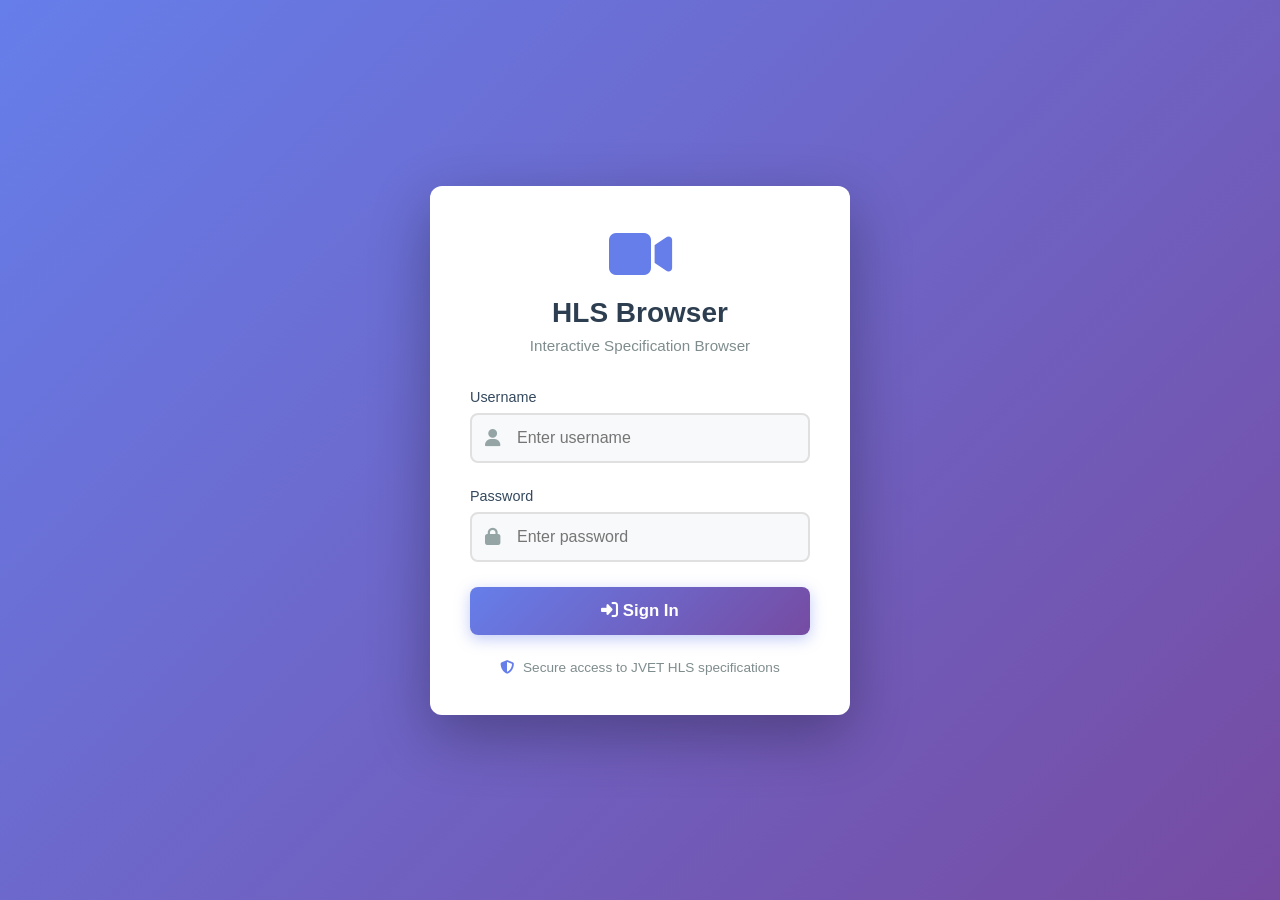
<file: web/index.html>
<!DOCTYPE html>
<html lang="en">
<head>
    <meta charset="UTF-8">
    <meta name="viewport" content="width=device-width, initial-scale=1.0">
    <title>Interactive HLS Specification Browser</title>
    <link rel="stylesheet" href="css/style.css">
    <link rel="stylesheet" href="https://cdnjs.cloudflare.com/ajax/libs/font-awesome/6.4.0/css/all.min.css">
    <script>
        // Check authentication
        if (sessionStorage.getItem('hlsAuthenticated') !== 'true') {
            window.location.href = 'login.html';
        }
    </script>
</head>
<body>
    <div class="app-container">
        <!-- Header -->
        <header class="app-header">
            <div class="header-content">
                <h1><i class="fas fa-video"></i> Interactive HLS Specification Browser</h1>
                <div class="header-actions">
                    <div class="codec-selector">
                        <select id="codecSelect">
                            <option value="vvc">VVC/H.266</option>
                            <option value="hevc">HEVC/H.265</option>
                            <option value="avc">AVC/H.264</option>
                        </select>
                    </div>
                    <button class="logout-btn" onclick="logout()" title="Logout & Hard Refresh">
                        <i class="fas fa-sign-out-alt"></i> Logout
                    </button>
                </div>
            </div>
        </header>

        <!-- Main Content -->
        <div class="main-content">
            <!-- Left Sidebar: Syntax Navigator -->
            <aside class="sidebar" id="sidebar">
                <div class="sidebar-header">
                    <h2><i class="fas fa-list"></i> Syntax Structures</h2>
                    <div class="search-box">
                        <i class="fas fa-search"></i>
                        <input type="text" id="syntaxSearch" placeholder="Search syntax...">
                    </div>
                </div>
                <div class="syntax-list" id="syntaxList">
                    <div class="loading"><i class="fas fa-spinner fa-spin"></i> Loading...</div>
                </div>
                <div class="resize-handle resize-handle-right"></div>
            </aside>

            <!-- Center Panel: Syntax Display -->
            <main class="syntax-display">
                <div class="syntax-header">
                    <h2 id="syntaxTitle">Select a syntax structure</h2>
                    <span class="syntax-section" id="syntaxSection"></span>
                </div>
                <div class="syntax-content" id="syntaxContent">
                    <div class="welcome-message">
                        <i class="fas fa-hand-pointer"></i>
                        <p>Click on a syntax structure from the left panel to view its details</p>
                    </div>
                </div>
            </main>
        </div>
    </div>

    <!-- Connection Graph Modal (D3.js visualization) -->
    <div class="modal" id="graphModal">
        <div class="modal-content">
            <div class="modal-header">
                <h2><i class="fas fa-project-diagram"></i> Connection Graph</h2>
                <button class="close-btn" onclick="closeGraphModal()">
                    <i class="fas fa-times"></i>
                </button>
            </div>
            <div class="modal-body">
                <div id="connectionGraph"></div>
            </div>
        </div>
    </div>

    <!-- Connection Tree Modal (Interactive Tree) -->
    <div class="modal" id="connectionTreeModal">
        <div class="modal-content modal-large">
            <div class="modal-header">
                <h2><i class="fas fa-sitemap"></i> <span id="treeModalTitle">Connection Tree</span></h2>
                <div class="modal-header-actions">
                    <button class="icon-btn" onclick="expandAllConnections()" title="Expand All">
                        <i class="fas fa-plus-square"></i>
                    </button>
                    <button class="icon-btn" onclick="collapseAllConnections()" title="Collapse All">
                        <i class="fas fa-minus-square"></i>
                    </button>
                    <button class="close-btn" onclick="closeConnectionTree()">
                        <i class="fas fa-times"></i>
                    </button>
                </div>
            </div>
            <div class="modal-body">
                <div id="connectionTreeContainer" class="connection-tree-container"></div>
            </div>
        </div>
    </div>

    <!-- Semantics Popup Modal -->
    <div class="modal" id="semanticsModal">
        <div class="modal-content modal-compact">
            <div class="modal-header">
                <h2><i class="fas fa-book"></i> <span id="semanticsModalTitle">Semantics</span></h2>
                <div class="modal-header-actions">
                    <button class="icon-btn" id="semanticsBackBtn" onclick="goBackSemantics()" title="Go Back" style="display: none;">
                        <i class="fas fa-arrow-left"></i>
                    </button>
                    <button class="icon-btn ai-explain-btn" id="aiExplainBtn" onclick="aiExplainParameter()" title="AI Explanation">
                        <i class="fas fa-robot"></i>
                    </button>
                    <button class="close-btn" onclick="closeSemanticsModal()">
                        <i class="fas fa-times"></i>
                    </button>
                </div>
            </div>
            <div class="modal-body">
                <div id="semanticsModalContent"></div>
                <div id="aiAnalysisContainer" class="ai-analysis-container" style="display: none;">
                    <div class="ai-analysis-header">
                        <h3><i class="fas fa-robot"></i> AI Analysis</h3>
                        <button class="close-ai-btn" onclick="closeAiAnalysis()">
                            <i class="fas fa-times"></i>
                        </button>
                    </div>
                    <div id="aiAnalysisContent" class="ai-analysis-content"></div>
                </div>
            </div>
        </div>
    </div>

    <!-- Scripts -->
    <script src="https://d3js.org/d3.v7.min.js"></script>
    <script src="js/connection-tree.js"></script>
    <script src="js/connection-graph.js"></script>
    <script src="js/app.js"></script>
</body>
</html>
</file>
<file: web/css/style.css>
/* Global Styles */
* {
    margin: 0;
    padding: 0;
    box-sizing: border-box;
}

body {
    font-family: -apple-system, BlinkMacSystemFont, 'Segoe UI', Roboto, Oxygen, Ubuntu, Cantarell, sans-serif;
    background-color: #f5f7fa;
    color: #333;
    line-height: 1.6;
}

.app-container {
    display: flex;
    flex-direction: column;
    height: 100vh;
}

/* Header */
.app-header {
    background: linear-gradient(135deg, #667eea 0%, #764ba2 100%);
    color: white;
    padding: 1rem 2rem;
    box-shadow: 0 2px 10px rgba(0,0,0,0.1);
}

.header-content {
    display: flex;
    justify-content: space-between;
    align-items: center;
    max-width: 1800px;
    margin: 0 auto;
}

.app-header h1 {
    font-size: 1.5rem;
    font-weight: 600;
}

.app-header h1 i {
    margin-right: 0.5rem;
}

.header-actions {
    display: flex;
    align-items: center;
    gap: 1rem;
}

.codec-selector select {
    padding: 0.5rem 1rem;
    border: none;
    border-radius: 4px;
    background: white;
    color: #667eea;
    font-size: 1rem;
    font-weight: 600;
    cursor: pointer;
    transition: all 0.3s;
}

.codec-selector select:hover {
    transform: translateY(-2px);
    box-shadow: 0 4px 8px rgba(0,0,0,0.2);
}

.logout-btn {
    padding: 0.5rem 1rem;
    border: 2px solid white;
    border-radius: 4px;
    background: transparent;
    color: white;
    font-size: 0.95rem;
    font-weight: 600;
    cursor: pointer;
    transition: all 0.3s;
    display: flex;
    align-items: center;
    gap: 0.5rem;
}

.logout-btn:hover {
    background: white;
    color: #667eea;
    transform: translateY(-2px);
    box-shadow: 0 4px 8px rgba(0,0,0,0.2);
}

.logout-btn i {
    font-size: 1rem;
}

/* Main Content */
.main-content {
    display: grid;
    grid-template-columns: 350px 1fr;
    gap: 0;
    flex: 1;
    overflow: hidden;
}

/* Sidebar */
.sidebar {
    background: white;
    border-right: 1px solid #e1e8ed;
    display: flex;
    flex-direction: column;
    overflow: hidden;
    min-width: 250px;
    max-width: 600px;
    position: relative;
}

.sidebar-header {
    padding: 1.5rem;
    border-bottom: 1px solid #e1e8ed;
}

.sidebar-header h2 {
    font-size: 1.1rem;
    margin-bottom: 1rem;
    color: #667eea;
}

.search-box {
    position: relative;
}

.search-box i {
    position: absolute;
    left: 0.75rem;
    top: 50%;
    transform: translateY(-50%);
    color: #999;
}

.search-box input {
    width: 100%;
    padding: 0.6rem 0.75rem 0.6rem 2.5rem;
    border: 2px solid #e1e8ed;
    border-radius: 6px;
    font-size: 0.9rem;
    transition: all 0.3s;
}

.search-box input:focus {
    outline: none;
    border-color: #667eea;
    box-shadow: 0 0 0 3px rgba(102, 126, 234, 0.1);
}

.syntax-list {
    flex: 1;
    overflow-y: auto;
    padding: 0.5rem;
}

.syntax-item {
    padding: 0.75rem 1rem;
    margin-bottom: 0.25rem;
    border-radius: 6px;
    cursor: pointer;
    transition: all 0.2s;
    display: flex;
    flex-direction: column;
    gap: 0.25rem;
}

.syntax-item:hover {
    background: #f0f4ff;
}

.syntax-item.active {
    background: #667eea;
    color: white;
}

.syntax-item.active .syntax-item-section {
    opacity: 1;
}

.syntax-item-section {
    font-size: 0.75rem;
    font-weight: 600;
    color: #667eea;
    opacity: 0.8;
}

.syntax-item.active .syntax-item-section {
    color: white;
}

.syntax-item-name {
    font-family: 'Courier New', monospace;
    font-size: 0.85rem;
    line-height: 1.4;
    word-break: break-word;
}

/* Syntax Display */
.syntax-display {
    background: white;
    overflow-y: auto;
    padding: 2rem;
}

.syntax-header {
    margin-bottom: 2rem;
    padding-bottom: 1rem;
    border-bottom: 2px solid #667eea;
}

.syntax-header h2 {
    font-size: 1.8rem;
    color: #333;
    font-family: 'Courier New', monospace;
}

.syntax-section {
    display: inline-block;
    margin-top: 0.5rem;
    padding: 0.25rem 0.75rem;
    background: #f0f4ff;
    color: #667eea;
    border-radius: 4px;
    font-size: 0.85rem;
    font-weight: 600;
}

.syntax-table {
    width: 100%;
    border-collapse: collapse;
    margin-top: 1.5rem;
    font-family: 'Courier New', monospace;
    font-size: 0.9rem;
}

.syntax-table thead {
    background: #f8f9fa;
}

.syntax-table th {
    text-align: left;
    padding: 0.75rem;
    border-bottom: 2px solid #dee2e6;
    font-weight: 600;
    color: #495057;
}

.syntax-table td {
    padding: 0.75rem;
    border-bottom: 1px solid #dee2e6;
}

.syntax-table tbody tr {
    transition: background 0.2s;
}

.syntax-table tbody tr:hover {
    background: #f8f9fa;
}

.param-name {
    color: #667eea;
    cursor: pointer;
    font-weight: 500;
    transition: all 0.2s;
}

.param-name:hover {
    color: #764ba2;
    text-decoration: underline;
}

.param-type {
    color: #e83e8c;
    font-weight: 500;
}

.param-condition {
    color: #6c757d;
    font-style: italic;
}

/* C++ Style Syntax Code Block */
.syntax-code-block {
    background: #1e1e1e;
    border-radius: 8px;
    padding: 1.5rem;
    overflow-x: auto;
    font-family: 'Courier New', Consolas, Monaco, monospace;
    font-size: 0.9rem;
    line-height: 1.6;
    box-shadow: 0 2px 10px rgba(0,0,0,0.1);
}

.syntax-line {
    white-space: pre;
    color: #d4d4d4;
    min-height: 1.6em;
}

.syntax-line:hover {
    background: rgba(255,255,255,0.05);
}

.syntax-indent {
    display: inline;
}

/* Keywords (if, for, while, else, do) */
.syntax-keyword {
    color: #c586c0;
    font-weight: 600;
}

/* Parentheses and Braces */
.syntax-paren,
.syntax-brace {
    color: #ffd700;
    font-weight: bold;
}

/* Parameter names (clickable) */
.syntax-param-name {
    color: #9cdcfe;
    font-weight: 500;
}

.syntax-param-name:hover {
    color: #4fc3f7;
    text-decoration: underline;
}

/* Parameter references in conditions */
.syntax-param-ref {
    color: #9cdcfe;
}

/* Type descriptors (u(4), ue(v), etc.) */
.syntax-descriptor {
    color: #4ec9b0;
    font-weight: 500;
    margin-left: 1rem;
}

/* Function names */
.syntax-function {
    color: #dcdcaa;
    font-weight: 600;
}

/* Function calls */
.syntax-function-call {
    color: #dcdcaa;
    font-weight: 500;
}

.syntax-function-call:hover {
    color: #f0db4f;
    text-decoration: underline;
}

/* Other/fallback */
.syntax-other {
    color: #d4d4d4;
}

.welcome-message {
    text-align: center;
    padding: 4rem 2rem;
    color: #999;
}

.welcome-message i {
    font-size: 3rem;
    margin-bottom: 1rem;
    opacity: 0.5;
}

/* Details Panel */
.details-panel {
    background: white;
    border-left: 1px solid #e1e8ed;
    display: flex;
    flex-direction: column;
    overflow: hidden;
    min-width: 300px;
    max-width: 700px;
    position: relative;
}

.panel-tabs {
    display: flex;
    border-bottom: 1px solid #e1e8ed;
}

.tab-btn {
    flex: 1;
    padding: 1rem;
    border: none;
    background: none;
    cursor: pointer;
    transition: all 0.2s;
    font-size: 0.9rem;
    font-weight: 500;
    color: #6c757d;
}

.tab-btn:hover {
    background: #f8f9fa;
}

.tab-btn.active {
    color: #667eea;
    border-bottom: 2px solid #667eea;
}

.tab-content {
    display: none;
    flex: 1;
    overflow-y: auto;
    padding: 1.5rem;
}

.tab-content.active {
    display: block;
}

.empty-state {
    text-align: center;
    padding: 3rem 1rem;
    color: #999;
}

.empty-state i {
    font-size: 2.5rem;
    margin-bottom: 1rem;
    opacity: 0.5;
}

/* Semantics Content */
.semantic-content {
    font-size: 0.95rem;
    line-height: 1.7;
}

.semantic-header {
    margin-bottom: 1.5rem;
}

.semantic-param-name {
    font-family: 'Courier New', monospace;
    font-size: 1.2rem;
    color: #667eea;
    margin-bottom: 0.5rem;
}

.semantic-section-ref {
    font-size: 0.85rem;
    color: #6c757d;
}

.semantic-definition {
    margin: 1.5rem 0;
    padding: 1rem;
    background: #f8f9fa;
    border-left: 3px solid #667eea;
    border-radius: 4px;
}

.semantic-constraints {
    margin: 1.5rem 0;
}

.semantic-constraints h4 {
    font-size: 0.9rem;
    color: #495057;
    margin-bottom: 0.75rem;
}

.constraint-item {
    padding: 0.5rem 0;
    display: flex;
    gap: 0.5rem;
}

.constraint-item i {
    color: #667eea;
    margin-top: 0.2rem;
}

/* Connections Content */
.connection-section {
    margin-bottom: 2rem;
}

.connection-section h4 {
    font-size: 0.95rem;
    color: #495057;
    margin-bottom: 1rem;
    display: flex;
    align-items: center;
    gap: 0.5rem;
}

.connection-item {
    padding: 0.75rem;
    margin-bottom: 0.5rem;
    background: #f8f9fa;
    border-radius: 6px;
    cursor: pointer;
    transition: all 0.2s;
}

.connection-item:hover {
    background: #e9ecef;
    transform: translateX(4px);
}

.connection-param {
    font-family: 'Courier New', monospace;
    color: #667eea;
    font-weight: 500;
    margin-bottom: 0.25rem;
}

.connection-strength {
    display: inline-block;
    padding: 0.125rem 0.5rem;
    background: #667eea;
    color: white;
    border-radius: 3px;
    font-size: 0.75rem;
    font-weight: 600;
    margin-left: 0.5rem;
}

.connection-context {
    font-size: 0.85rem;
    color: #6c757d;
    margin-top: 0.25rem;
}

.view-graph-btn {
    display: block;
    width: 100%;
    padding: 0.75rem;
    margin-top: 1rem;
    background: #667eea;
    color: white;
    border: none;
    border-radius: 6px;
    font-weight: 600;
    cursor: pointer;
    transition: all 0.3s;
}

.view-graph-btn:hover {
    background: #764ba2;
    transform: translateY(-2px);
    box-shadow: 0 4px 8px rgba(102, 126, 234, 0.3);
}

/* Modal */
.modal {
    display: none;
    position: fixed;
    top: 0;
    left: 0;
    width: 100%;
    height: 100%;
    background: rgba(0,0,0,0.5);
    z-index: 1000;
    align-items: center;
    justify-content: center;
}

.modal.active {
    display: flex;
}

.modal-content {
    background: white;
    border-radius: 8px;
    width: 90%;
    max-width: 1000px;
    max-height: 90vh;
    display: flex;
    flex-direction: column;
    box-shadow: 0 20px 60px rgba(0,0,0,0.3);
}

.modal-header {
    padding: 1.5rem;
    border-bottom: 1px solid #e1e8ed;
    display: flex;
    justify-content: space-between;
    align-items: center;
}

.modal-header h2 {
    font-size: 1.3rem;
    color: #667eea;
}

.close-btn {
    background: none;
    border: none;
    font-size: 1.5rem;
    cursor: pointer;
    color: #6c757d;
    transition: color 0.2s;
}

.close-btn:hover {
    color: #333;
}

.modal-body {
    flex: 1;
    padding: 2rem;
    overflow: auto;
}

#connectionGraph {
    width: 100%;
    height: 500px;
}

/* Connection Tree Modal */
.modal-large {
    width: 95%;
    max-width: 1400px;
}

/* Semantics Popup Modal - Compact */
.modal-compact {
    width: 90%;
    max-width: 650px;
    font-size: 0.9rem;
}

.modal-compact .modal-body {
    max-height: 60vh;
    overflow-y: auto;
    padding: 1.5rem;
    line-height: 1.7;
}

#semanticsModalContent {
    color: #333;
}

#semanticsModalContent .semantic-content {
    padding: 0;
}

#semanticsModalContent .semantic-header {
    margin-bottom: 1.25rem;
    padding-bottom: 0.75rem;
    border-bottom: 2px solid #e9ecef;
}

#semanticsModalContent .semantic-param-name {
    font-size: 1.1rem;
    font-weight: 600;
    color: #2c3e50;
    font-family: 'Courier New', monospace;
    margin-bottom: 0.5rem;
}

#semanticsModalContent .semantic-section-ref {
    font-size: 0.85rem;
    color: #667eea;
    font-weight: 500;
}

#semanticsModalContent .semantic-definition {
    font-size: 0.9rem;
    line-height: 1.8;
    color: #444;
    margin-bottom: 1.25rem;
}

#semanticsModalContent .semantic-constraints h4 {
    font-size: 0.95rem;
    margin-bottom: 0.75rem;
    color: #495057;
}

/* Clickable Function Calls */
.clickable-function {
    cursor: pointer;
    color: #667eea;
    text-decoration: none;
    border-bottom: 1px dotted #667eea;
    transition: all 0.2s;
}

.clickable-function:hover {
    color: #5568d3;
    border-bottom: 1px solid #5568d3;
    background: rgba(102, 126, 234, 0.1);
    padding: 0 2px;
    border-radius: 2px;
}

.modal-header-actions {
    display: flex;
    gap: 0.5rem;
    align-items: center;
}

.icon-btn {
    background: none;
    border: none;
    padding: 0.5rem;
    cursor: pointer;
    color: #667eea;
    font-size: 1.1rem;
    transition: all 0.2s;
    border-radius: 4px;
}

.icon-btn:hover {
    background: #f0f4ff;
    transform: scale(1.1);
}

.connection-tree-container {
    font-family: 'Courier New', monospace;
    font-size: 0.9rem;
    line-height: 1.8;
}

/* Tree Nodes */
.tree-node {
    margin: 0.25rem 0;
}

.tree-node-header {
    display: flex;
    align-items: center;
    gap: 0.5rem;
    padding: 0.4rem 0.6rem;
    border-radius: 4px;
    transition: background 0.2s;
    user-select: none;
}

.tree-node-header:hover {
    background: #f0f4ff;
}

.tree-node-header.circular {
    opacity: 0.6;
    font-style: italic;
}

.tree-node-header.circular .tree-node-name {
    color: #e83e8c;
}

/* Tree Icons */
.tree-expand-icon,
.tree-leaf-icon {
    width: 14px;
    font-size: 0.75rem;
    color: #667eea;
    transition: transform 0.2s;
}

.tree-expand-icon.fa-chevron-down {
    transform: rotate(0deg);
}

.tree-expand-icon.fa-chevron-right {
    transform: rotate(0deg);
}

.tree-leaf-icon {
    color: #6c757d;
    font-size: 0.5rem;
}

/* Tree Node Content */
.tree-node-name {
    color: #667eea;
    font-weight: 500;
    cursor: pointer;
}

.tree-node-name:hover {
    text-decoration: underline;
    color: #764ba2;
}

.tree-node-badge {
    display: inline-block;
    padding: 0.125rem 0.5rem;
    border-radius: 3px;
    font-size: 0.75rem;
    font-weight: 600;
    text-transform: uppercase;
}

.tree-node-badge.ref {
    background: #e3f2fd;
    color: #1976d2;
}

.tree-node-badge.dep {
    background: #fce4ec;
    color: #c2185b;
}

.tree-node-badge.rel {
    background: #f3e5f5;
    color: #7b1fa2;
}

.tree-node-badge.circular {
    background: #fff3e0;
    color: #e65100;
}

.tree-node-count {
    display: inline-block;
    padding: 0.125rem 0.5rem;
    background: #e9ecef;
    color: #495057;
    border-radius: 3px;
    font-size: 0.75rem;
    font-weight: 600;
    margin-left: auto;
}

/* Tree Children Container */
.tree-node-children {
    margin-left: 1rem;
    border-left: 2px solid #e1e8ed;
    padding-left: 0.5rem;
}

/* Connection Groups */
.tree-connection-group {
    margin: 0.5rem 0;
}

.tree-group-header {
    display: flex;
    align-items: center;
    gap: 0.5rem;
    padding: 0.4rem 0.6rem;
    border-radius: 4px;
    font-weight: 600;
    margin-bottom: 0.25rem;
}

.tree-group-header.reference {
    background: #e3f2fd;
    color: #1976d2;
}

.tree-group-header.dependency {
    background: #fce4ec;
    color: #c2185b;
}

.tree-group-header.related {
    background: #f3e5f5;
    color: #7b1fa2;
}

.tree-group-header i {
    font-size: 0.85rem;
}

/* Strength Bar */
.tree-strength-bar {
    height: 3px;
    background: linear-gradient(90deg, #667eea, #764ba2);
    margin-top: 0.25rem;
    border-radius: 2px;
    transition: width 0.3s;
}

/* Resize Handles */
.resize-handle {
    position: absolute;
    top: 0;
    bottom: 0;
    width: 8px;
    cursor: col-resize;
    z-index: 10;
    transition: background 0.2s;
}

.resize-handle:hover,
.resize-handle.resizing {
    background: rgba(102, 126, 234, 0.3);
}

.resize-handle-right {
    right: -4px;
}

.resize-handle-left {
    left: -4px;
}

/* Loading State */
.loading {
    text-align: center;
    padding: 2rem;
    color: #999;
}

.loading i {
    font-size: 2rem;
}

/* AI Analysis */
.ai-explain-btn {
    background: linear-gradient(135deg, #667eea 0%, #764ba2 100%);
    color: white !important;
    border: none;
    transition: all 0.3s;
}

.ai-explain-btn:hover {
    transform: scale(1.1);
    box-shadow: 0 4px 12px rgba(102, 126, 234, 0.4);
}

.ai-analysis-container {
    margin-top: 1.5rem;
    padding: 1.5rem;
    background: linear-gradient(135deg, #f5f7fa 0%, #c3cfe2 100%);
    border-radius: 8px;
    border: 2px solid #667eea;
    animation: slideDown 0.3s ease-out;
}

@keyframes slideDown {
    from {
        opacity: 0;
        transform: translateY(-10px);
    }
    to {
        opacity: 1;
        transform: translateY(0);
    }
}

.ai-analysis-header {
    display: flex;
    justify-content: space-between;
    align-items: center;
    margin-bottom: 1rem;
    padding-bottom: 0.75rem;
    border-bottom: 2px solid rgba(102, 126, 234, 0.3);
    flex-wrap: wrap;
    gap: 0.5rem;
}

.ai-analysis-header h3 {
    margin: 0;
    font-size: 1.1rem;
    color: #667eea;
    display: flex;
    align-items: center;
    gap: 0.5rem;
}

.ai-analysis-header h3 i {
    font-size: 1.2rem;
}

.cache-badge {
    display: inline-flex;
    align-items: center;
    gap: 0.4rem;
    padding: 0.4rem 0.8rem;
    border-radius: 20px;
    font-size: 0.85rem;
    font-weight: 500;
}

.cache-badge.cache-hit {
    background: #d4edda;
    color: #155724;
    border: 1px solid #c3e6cb;
}

.cache-badge.cache-new {
    background: #fff3cd;
    color: #856404;
    border: 1px solid #ffeaa7;
}

.syntax-context-badge {
    display: inline-flex;
    align-items: center;
    gap: 0.4rem;
    padding: 0.4rem 0.8rem;
    border-radius: 20px;
    font-size: 0.85rem;
    font-weight: 500;
    background: #e3f2fd;
    color: #1565c0;
    border: 1px solid #90caf9;
}

.syntax-context-badge i {
    font-size: 0.85rem;
}

.syntax-context-indicator {
    display: inline-block;
    margin-left: 0.75rem;
    padding: 0.25rem 0.75rem;
    background: #f0f4ff;
    color: #4a5568;
    border-radius: 12px;
    font-size: 0.75rem;
    font-weight: 500;
    font-family: monospace;
    border: 1px solid #cbd5e0;
}

.analysis-timestamp {
    font-size: 0.8rem;
    color: #666;
    font-style: italic;
}

.btn-rerun-analysis {
    padding: 0.5rem 1rem;
    background: linear-gradient(135deg, #667eea 0%, #764ba2 100%);
    color: white;
    border: none;
    border-radius: 6px;
    cursor: pointer;
    font-size: 0.85rem;
    font-weight: 500;
    display: inline-flex;
    align-items: center;
    gap: 0.5rem;
    transition: all 0.3s;
}

.btn-rerun-analysis:hover {
    transform: translateY(-2px);
    box-shadow: 0 4px 12px rgba(102, 126, 234, 0.4);
}

.btn-rerun-analysis i {
    font-size: 0.9rem;
}

.ai-analysis-text {
    margin-top: 1rem;
}

.close-ai-btn {
    background: none;
    border: none;
    color: #999;
    cursor: pointer;
    font-size: 1.2rem;
    padding: 0.25rem 0.5rem;
    border-radius: 4px;
    transition: all 0.2s;
}

.close-ai-btn:hover {
    background: rgba(0, 0, 0, 0.1);
    color: #333;
}

.ai-analysis-content {
    font-size: 0.95rem;
    line-height: 1.6;
    color: #333;
}

.ai-analysis-content p {
    margin-bottom: 0.75rem;
}

.ai-analysis-content ul, .ai-analysis-content ol {
    margin-left: 1.5rem;
    margin-bottom: 0.75rem;
}

.ai-analysis-loading {
    text-align: center;
    padding: 2rem;
    color: #667eea;
}

.ai-analysis-loading i {
    font-size: 2rem;
    animation: spin 1s linear infinite;
}

@keyframes spin {
    from {
        transform: rotate(0deg);
    }
    to {
        transform: rotate(360deg);
    }
}

.ai-analysis-error {
    color: #dc3545;
    padding: 1rem;
    background: rgba(220, 53, 69, 0.1);
    border-radius: 4px;
    border-left: 4px solid #dc3545;
}

/* Connection Graph Styles */
.connections-header {
    display: flex;
    justify-content: space-between;
    align-items: center;
    padding: 1rem;
    border-bottom: 1px solid #e0e0e0;
    background: linear-gradient(135deg, #667eea 0%, #764ba2 100%);
    color: white;
}

.connections-header h3 {
    margin: 0;
    font-size: 1.1rem;
}

.btn-view-graph {
    padding: 0.5rem 1rem;
    background: rgba(255, 255, 255, 0.2);
    border: 1px solid rgba(255, 255, 255, 0.3);
    border-radius: 4px;
    color: white;
    cursor: pointer;
    font-size: 0.9rem;
    transition: all 0.3s;
}

.btn-view-graph:hover {
    background: rgba(255, 255, 255, 0.3);
    transform: translateY(-2px);
}

.connections-content {
    padding: 1rem;
    overflow-y: auto;
    max-height: calc(100vh - 200px);
}

.connection-section {
    margin-bottom: 2rem;
}

.connection-section h4 {
    margin: 0 0 0.5rem 0;
    font-size: 1rem;
    color: #667eea;
    display: flex;
    align-items: center;
    gap: 0.5rem;
}

.section-desc {
    font-size: 0.85rem;
    color: #666;
    margin: 0 0 1rem 0;
}

.connection-list {
    display: flex;
    flex-direction: column;
    gap: 0.75rem;
}

.connection-item {
    padding: 0.75rem;
    background: #f8f9fa;
    border-radius: 6px;
    border-left: 4px solid #667eea;
    transition: all 0.3s;
}

.connection-item:hover {
    background: #e9ecef;
    transform: translateX(4px);
    box-shadow: 0 2px 8px rgba(0,0,0,0.1);
}

.connection-item.strength-high {
    border-left-color: #28a745;
}

.connection-item.strength-medium {
    border-left-color: #ffc107;
}

.connection-item.strength-low {
    border-left-color: #6c757d;
}

.connection-header {
    display: flex;
    justify-content: space-between;
    align-items: center;
    margin-bottom: 0.5rem;
}

.connection-param {
    font-weight: 600;
    color: #667eea;
}

.clickable-param {
    cursor: pointer;
    text-decoration: underline;
}

.clickable-param:hover {
    color: #764ba2;
}

.connection-strength {
    font-size: 0.9rem;
    color: #28a745;
}

.connection-context {
    font-size: 0.85rem;
    color: #555;
    line-height: 1.4;
}

.connections-loading {
    text-align: center;
    padding: 2rem;
    color: #667eea;
}

.connections-loading i {
    font-size: 2rem;
    margin-bottom: 0.5rem;
}

/* D3 Graph Styles */
.connection-graph-svg {
    background: #f8f9fa;
    border-radius: 8px;
}

.link {
    stroke-opacity: 0.6;
}

.link-dependency {
    stroke: #667eea;
}

.link-reference {
    stroke: #f093fb;
}

.link-related {
    stroke: #4facfe;
}

.node {
    cursor: pointer;
}

.node circle {
    stroke: #fff;
    stroke-width: 2px;
    transition: all 0.3s;
}

.node:hover circle {
    stroke-width: 3px;
    filter: brightness(1.1);
}

.node-root circle {
    stroke-width: 3px;
}

.node-label {
    fill: #333;
    font-family: 'Segoe UI', sans-serif;
    pointer-events: none;
    user-select: none;
}

/* Inline Connections in Semantics Modal */
.semantic-connections {
    margin-top: 2rem;
    padding-top: 1.5rem;
    border-top: 2px solid #e0e0e0;
}

.connections-header-inline {
    display: flex;
    justify-content: space-between;
    align-items: center;
    margin-bottom: 1rem;
}

.connections-header-inline h4 {
    margin: 0;
    color: #667eea;
    font-size: 1.1rem;
}

.connection-legend {
    display: flex;
    gap: 1rem;
    font-size: 0.8rem;
}

.legend-item {
    display: flex;
    align-items: center;
    gap: 0.4rem;
    color: #666;
}

.legend-item.upstream {
    color: #2196F3;
}

.legend-item.downstream {
    color: #4CAF50;
}

.legend-item i {
    font-size: 0.75rem;
}

.btn-view-graph-inline {
    padding: 0.4rem 0.8rem;
    background: linear-gradient(135deg, #667eea 0%, #764ba2 100%);
    border: none;
    border-radius: 4px;
    color: white;
    cursor: pointer;
    font-size: 0.85rem;
    transition: all 0.3s;
}

.btn-view-graph-inline:hover {
    transform: translateY(-2px);
    box-shadow: 0 4px 8px rgba(102, 126, 234, 0.3);
}

.connection-section-inline {
    margin-bottom: 1.5rem;
}

.connection-section-inline h5 {
    margin: 0 0 0.75rem 0;
    color: #555;
    font-size: 0.95rem;
    display: flex;
    align-items: center;
    gap: 0.5rem;
}

.connection-list-inline {
    display: flex;
    flex-wrap: wrap;
    gap: 0.5rem;
}

.connection-item-inline {
    display: inline-flex;
    align-items: center;
    gap: 0.5rem;
    padding: 0.4rem 0.8rem;
    background: #f8f9fa;
    border-radius: 16px;
    border-left: 3px solid #667eea;
    transition: all 0.2s;
}

.connection-item-inline:hover {
    background: #e9ecef;
    transform: translateX(2px);
}

.connection-item-inline.strength-high {
    border-left-color: #28a745;
}

.connection-item-inline.strength-medium {
    border-left-color: #ffc107;
}

.connection-item-inline.strength-low {
    border-left-color: #6c757d;
}

.connection-param-clickable {
    cursor: pointer;
    color: #667eea;
    font-weight: 600;
    font-size: 0.9rem;
}

.connection-param-clickable:hover {
    color: #764ba2;
    text-decoration: underline;
}

.connection-strength-badge {
    font-size: 0.75rem;
    color: #666;
    background: #e9ecef;
    padding: 0.2rem 0.4rem;
    border-radius: 8px;
}

/* Inline Connection Graph */
.inline-connection-graph {
    width: 100%;
    height: 400px;
    margin-top: 1rem;
    border: 1px solid #e0e0e0;
    border-radius: 8px;
    overflow: hidden;
    background: #fafafa;
}

.connection-more {
    padding: 0.4rem 0.8rem;
    background: #e9ecef;
    border-radius: 16px;
    font-size: 0.85rem;
    color: #666;
    font-style: italic;
}

/* Responsive Design */
@media (max-width: 1200px) {
    .main-content {
        grid-template-columns: 250px 1fr 350px;
    }
}

@media (max-width: 900px) {
    .main-content {
        grid-template-columns: 1fr;
    }

    .sidebar,
    .details-panel {
        display: none;
    }

    .sidebar.mobile-visible,
    .details-panel.mobile-visible {
        display: flex;
    }
}

/* Connection Tree Styles */
.connection-tree-container {
    background: #f8f9fa;
    border-radius: 8px;
    padding: 1.5rem;
    margin-top: 1rem;
}

.connection-tree {
    display: flex;
    flex-direction: column;
    align-items: center;
    gap: 0;
}

.tree-section {
    width: 100%;
    max-width: 600px;
}

.section-label {
    font-size: 0.85rem;
    font-weight: 600;
    color: #666;
    margin-bottom: 0.75rem;
    display: flex;
    align-items: center;
    gap: 0.5rem;
}

.tree-nodes {
    display: flex;
    flex-direction: column;
    gap: 0.5rem;
}

.related-nodes {
    display: grid;
    grid-template-columns: repeat(auto-fit, minmax(250px, 1fr));
    gap: 0.5rem;
}

.tree-node {
    display: flex;
    align-items: center;
    gap: 0.75rem;
    padding: 0.75rem 1rem;
    border-radius: 6px;
    transition: all 0.2s;
    position: relative;
}

.tree-node.clickable {
    cursor: pointer;
}

.tree-node.clickable:hover {
    transform: translateX(4px);
    box-shadow: 0 2px 8px rgba(0, 0, 0, 0.1);
}

.tree-node i {
    font-size: 0.9rem;
    flex-shrink: 0;
}

.node-name {
    font-family: 'Courier New', monospace;
    font-weight: 600;
    font-size: 0.9rem;
    flex: 1;
}

.node-context {
    font-size: 0.75rem;
    color: #666;
    font-style: italic;
    max-width: 200px;
    overflow: hidden;
    text-overflow: ellipsis;
    white-space: nowrap;
}

.node-badge {
    font-size: 0.7rem;
    padding: 0.2rem 0.6rem;
    border-radius: 12px;
    background: #fff;
    color: #667eea;
    font-weight: 600;
    border: 1px solid #667eea;
}

/* Upstream nodes (Dependencies) */
.upstream-node {
    background: #e3f2fd;
    border-left: 4px solid #2196F3;
}

.upstream-node:hover {
    background: #bbdefb;
    border-left-color: #1976d2;
}

.upstream-node i {
    color: #2196F3;
}

.upstream-node .node-name {
    color: #1565c0;
}

/* Root node (Current parameter) */
.root-node {
    background: linear-gradient(135deg, #667eea 0%, #764ba2 100%);
    color: white;
    padding: 1rem 1.5rem;
    font-size: 1.05rem;
    justify-content: center;
    border: none;
    box-shadow: 0 4px 12px rgba(102, 126, 234, 0.3);
}

.root-node i {
    color: #fff;
    font-size: 0.8rem;
}

.root-node .node-name {
    color: white;
    font-size: 1rem;
}

/* Downstream nodes (References) */
.downstream-node {
    background: #e8f5e9;
    border-left: 4px solid #4CAF50;
}

.downstream-node:hover {
    background: #c8e6c9;
    border-left-color: #388e3c;
}

.downstream-node i {
    color: #4CAF50;
}

.downstream-node .node-name {
    color: #2e7d32;
}

/* Related nodes */
.related-node {
    background: #fff3e0;
    border-left: 4px solid #ff9800;
}

.related-node:hover {
    background: #ffe0b2;
    border-left-color: #f57c00;
}

.related-node i {
    color: #ff9800;
}

.related-node .node-name {
    color: #e65100;
}

/* Tree connectors */
.tree-connector {
    width: 2px;
    height: 20px;
    background: #ddd;
    margin: 0 auto;
    position: relative;
}

.upstream-connector::before,
.downstream-connector::before {
    content: '';
    position: absolute;
    left: 50%;
    transform: translateX(-50%);
}

.upstream-connector::before {
    bottom: 0;
    border-left: 6px solid transparent;
    border-right: 6px solid transparent;
    border-bottom: 8px solid #ddd;
}

.downstream-connector::before {
    top: 0;
    border-left: 6px solid transparent;
    border-right: 6px solid transparent;
    border-top: 8px solid #ddd;
}

/* Section spacing */
.upstream-section {
    margin-bottom: 0;
}

.root-section {
    margin: 0;
    padding: 1rem 0;
}

.downstream-section {
    margin-top: 0;
}

.related-section {
    margin-top: 1.5rem;
    padding-top: 1.5rem;
    border-top: 1px dashed #ccc;
}

/* Empty state */
.connection-tree .empty-state {
    padding: 2rem;
    text-align: center;
    color: #999;
}
</file>
